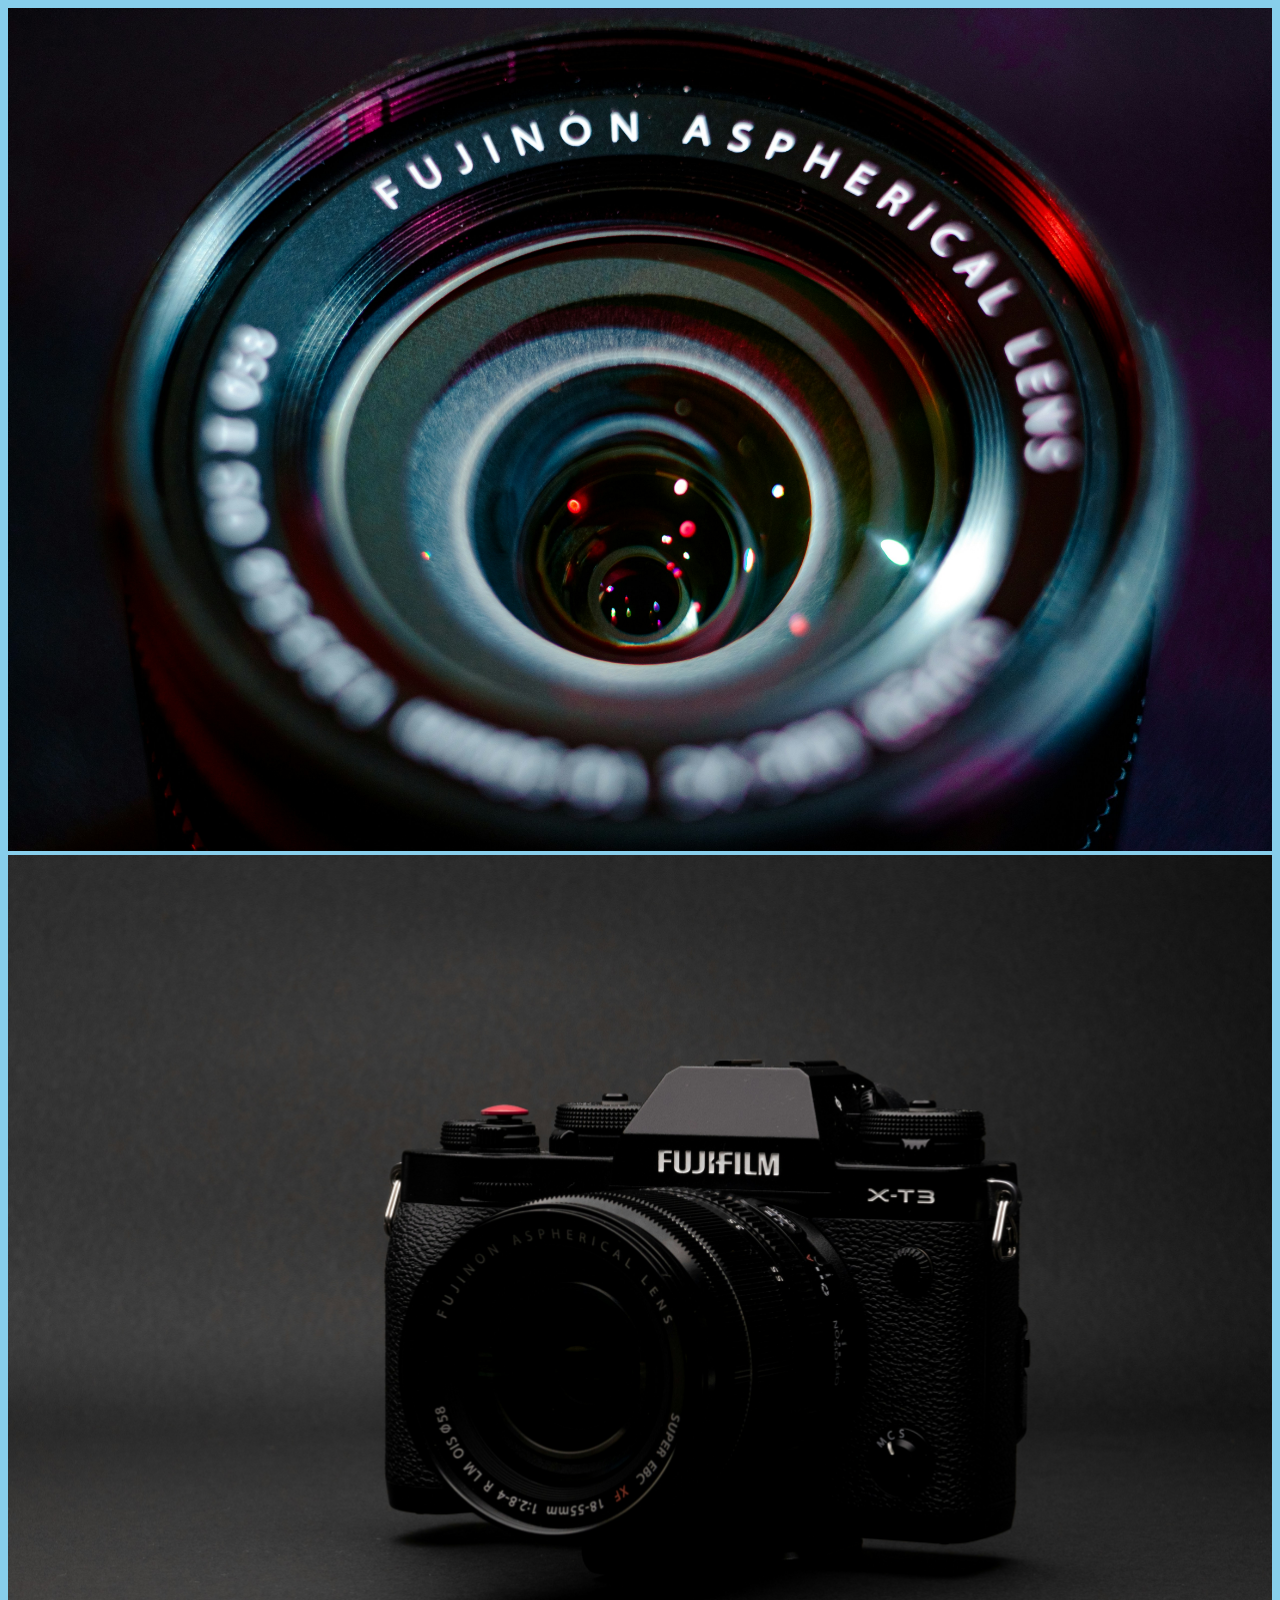
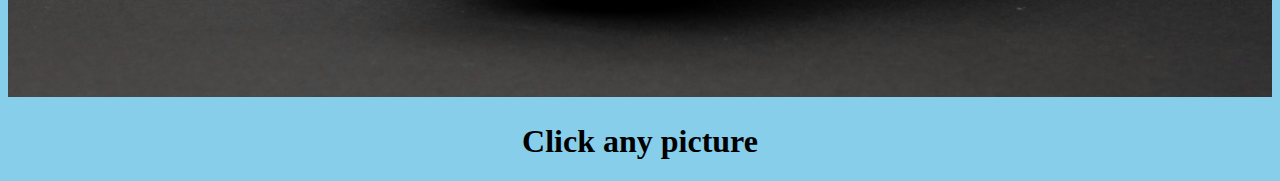
<file: index.html>
<!DOCTYPE html>
<html lang="en">
<head>
    <meta charset="UTF-8">
    <meta name="viewport" content="width=device-width, initial-scale=1.0">
    <title>Camera Photos</title>
    <link rel="stylesheet"
    href="./style.css"/>
</head>
<body>
    <div id="div">
        <a href="./about.html"><img class="img" src="./img camera1.jpg" height="200" alt="Camera1"></a>
         <a href="./about.html"><img class="img-two" src="./img camera2.jpg" height="200" alt="Camera2"></a>
         <h1 class="first">Click any picture</h1>
    </div>
</body>
</html>
</file>
<file: style.css>
html{
    background-color: skyblue;
}
#H1{
    color: black;
    text-align: center;
    text-decoration: underline;
}
#H2{
    color: black;
    text-align: center;
    text-decoration: underline;
}
#H3{
    color: black;
    text-align: left;
}
#li{
    text-align:left ;
}
.first{
    color: black;
    text-align: center;
}
.img{
    width: 100%;
    height: 100%;
    margin: 0%;
}
.img-two{
    width: 100%;
    height: 100%;
    margin: 0%;
}
#div{
    margin= 0%;
    padding: 0%;
}
</file>
